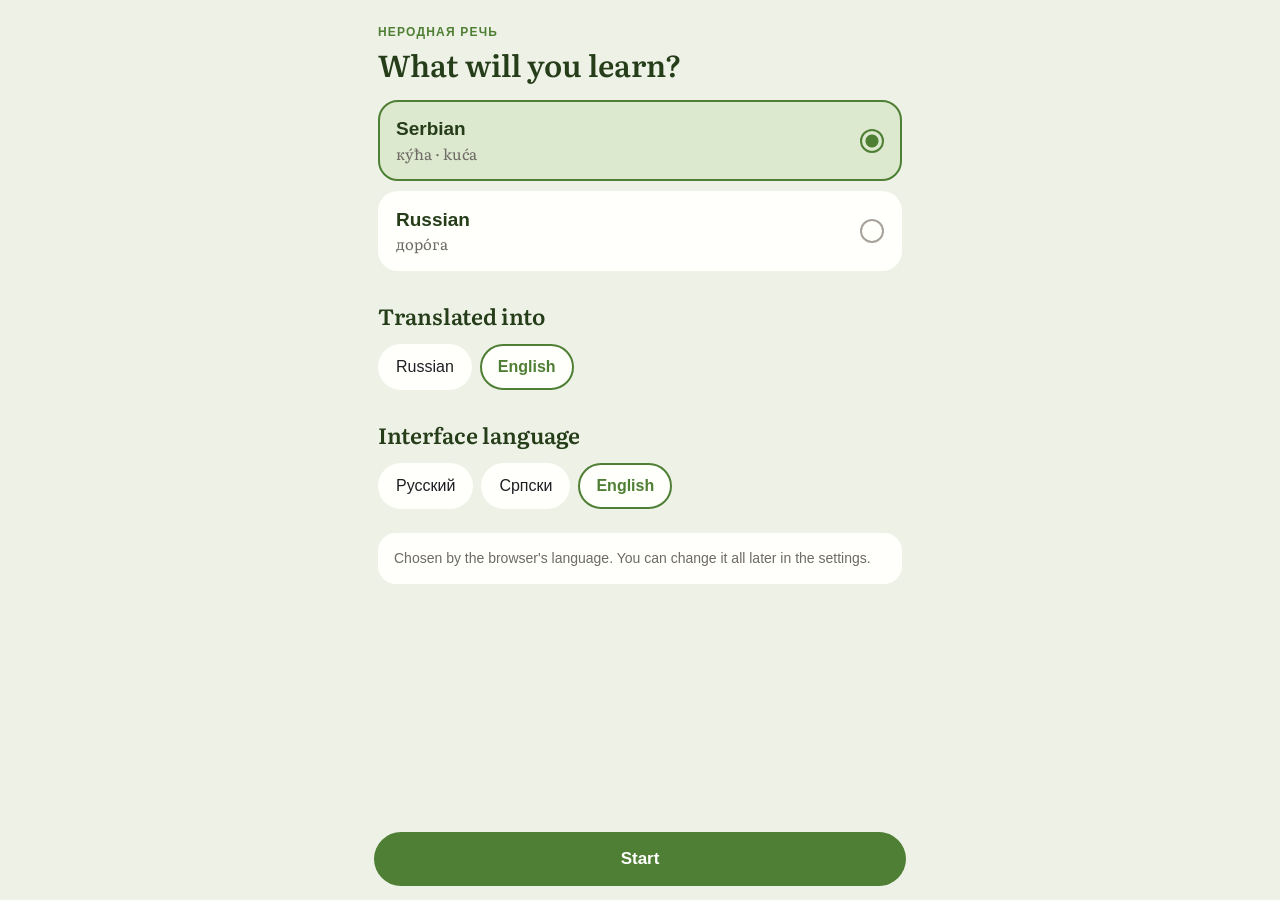
<file: web/index.html>
<!doctype html>
<html lang="ru">
<head>
    <meta charset="utf-8">
    <meta name="viewport" content="width=device-width, initial-scale=1, viewport-fit=cover">
    <title>НЕРодная речь</title>
    <meta name="description" content="Сербские и русские слова с переводом на русский, сербский или английский">
    <meta name="theme-color" content="#EEF2E6">
    <meta name="mobile-web-app-capable" content="yes">
    <meta name="apple-mobile-web-app-capable" content="yes">
    <meta name="apple-mobile-web-app-title" content="НЕРечь">
    <meta name="apple-mobile-web-app-status-bar-style" content="default">
    <link rel="apple-touch-icon" href="icon-180.png">
    <link rel="icon" href="icon-192.png">
    <link rel="manifest" href="manifest.webmanifest">
    <link rel="stylesheet" href="style.css">
    <script type="module" src="js/app.js"></script>
</head>
<body>
    <div id="app"><div class="loading">Загружаю словарь…</div></div>
</body>
</html>
</file>
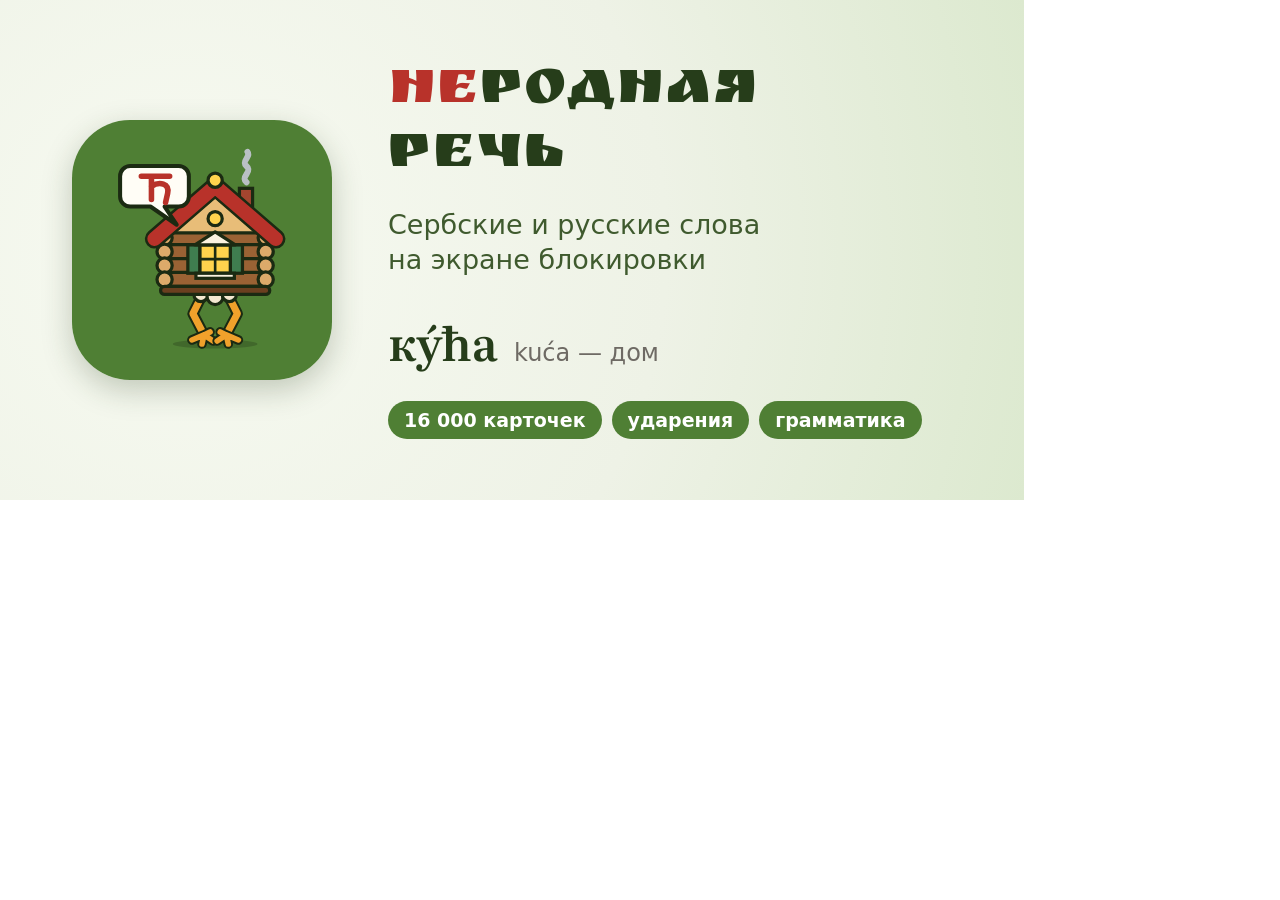
<file: art/feature-graphic.html>
<!doctype html>
<!-- The Google Play feature graphic, 1024x500, one per store language: ?lang=ru, sr or en.
     Rendered to feature-graphic-<lang>.png by feature-graphic.mjs; open this page in a
     browser to see it. -->
<html lang="ru">
<head>
<meta charset="utf-8">
<style>
    @font-face { font-family: "Ruslan Display"; src: url("../app/app/src/main/res/font/ruslan_display.ttf"); }
    @font-face { font-family: "Literata"; src: url("../app/app/src/main/res/font/literata.ttf"); }
    html, body { margin: 0; }
    .banner {
        width: 1024px; height: 500px; box-sizing: border-box; padding: 0 72px;
        display: flex; align-items: center; gap: 56px;
        background: radial-gradient(circle at 18% 50%, #F7FAF1 0, #EEF2E6 55%, #DCE9CF 100%);
        font-family: system-ui, "Noto Sans", sans-serif; color: #263D1A; overflow: hidden;
    }
    .icon { width: 260px; height: 260px; border-radius: 58px; box-shadow: 0 10px 30px rgba(38, 61, 26, .25); flex: none; }
    .title { font: 64px/1 "Ruslan Display", serif; letter-spacing: 1px; }
    .title span { color: #B8322A; }
    .sub { margin-top: 18px; font-size: 27px; line-height: 1.3; color: #3F5A2E; }
    .word { margin-top: 30px; display: flex; align-items: baseline; gap: 16px; }
    .word b { font: 600 46px "Literata", serif; color: #263D1A; }
    .word i { font-style: normal; font-size: 24px; color: #6E6A64; }
    .chips { margin-top: 26px; display: flex; gap: 10px; }
    .chips span { padding: 8px 16px; border-radius: 999px; background: #4F7F34; color: #fff; font-size: 19px; font-weight: 600; white-space: nowrap; }
</style>
</head>
<body>
<div class="banner">
    <img class="icon" src="../web/icon.svg" alt="">
    <div>
        <div class="title"><span>НЕ</span>РОДНАЯ РЕЧЬ</div>
        <div class="sub"></div>
        <div class="word"><b></b><i></i></div>
        <div class="chips"></div>
    </div>
</div>
<script>
    const texts = {
        ru: { sub: "Сербские и русские слова<br>на экране блокировки", word: "ку́ћа", tr: "kuća — дом",
              chips: ["16 000 карточек", "ударения", "грамматика"] },
        sr: { sub: "Руске и српске речи<br>на закључаном екрану", word: "взгля́д", tr: "— поглед",
              chips: ["4.200 руских речи", "акценти", "лажни пријатељи"] },
        en: { sub: "Serbian and Russian words<br>on your lock screen", word: "ку́ћа", tr: "kuća — house",
              chips: ["16,000 Serbian cards", "4,200 Russian words", "stress marks"] },
    };
    const lang = new URLSearchParams(location.search).get("lang") || "ru";
    const t = texts[lang];
    document.documentElement.lang = lang;
    document.querySelector(".sub").innerHTML = t.sub;
    document.querySelector(".word b").textContent = t.word;
    document.querySelector(".word i").textContent = t.tr;
    document.querySelector(".chips").innerHTML = t.chips.map(c => `<span>${c}</span>`).join("");
    // Longer chips shrink to keep to one line inside the banner.
    const chips = document.querySelector(".chips");
    for (let size = 19; size > 14 && chips.getBoundingClientRect().right > 1024 - 56; size--)
        chips.querySelectorAll("span").forEach(c => (c.style.fontSize = `${size - 1}px`));
</script>
</body>
</html>
</file>
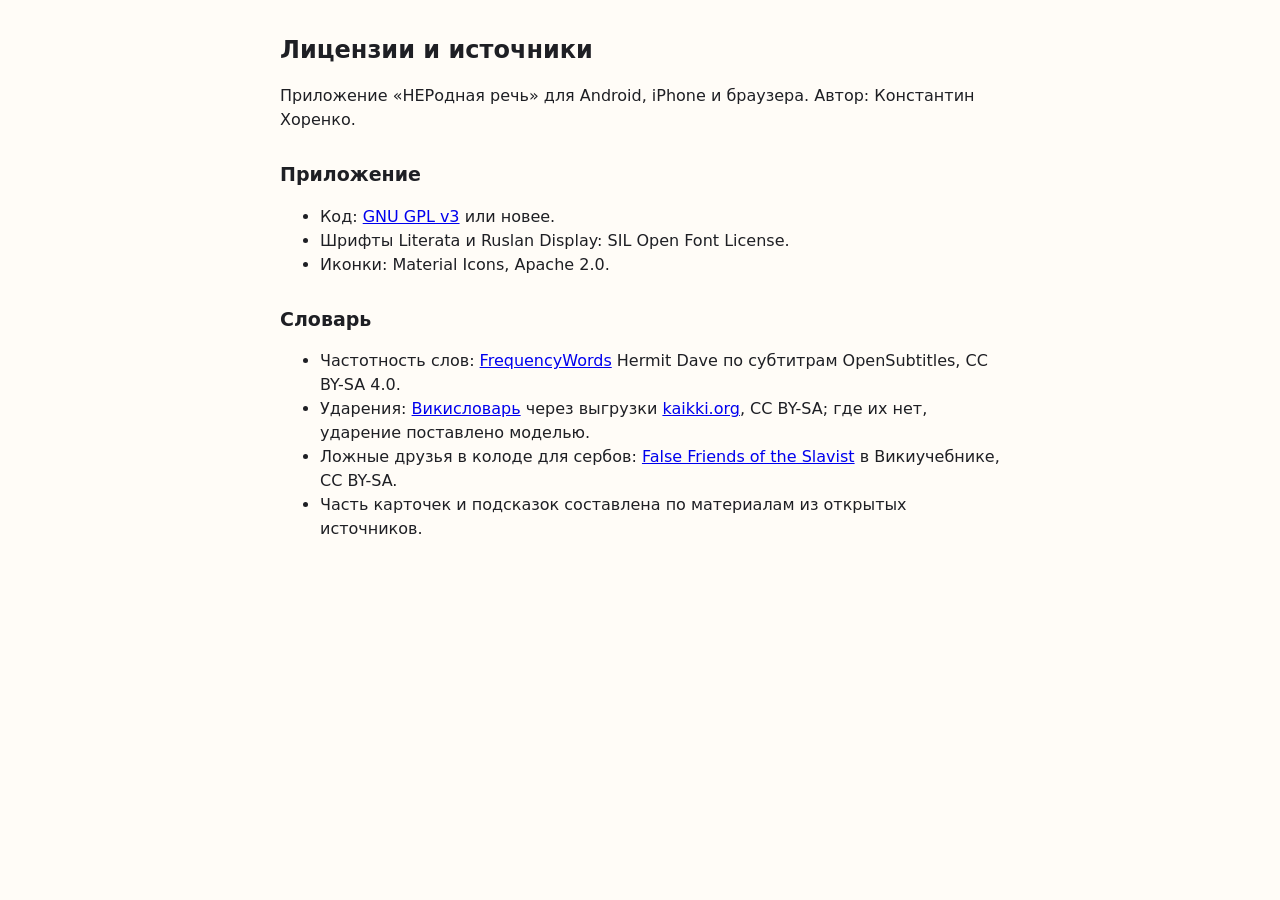
<file: web/licenses.html>
<!doctype html>
<html lang="ru">
<head>
    <meta charset="utf-8">
    <meta name="viewport" content="width=device-width, initial-scale=1">
    <title>НЕРодная речь — лицензии и источники</title>
    <style>
        body { font: 16px/1.5 system-ui, sans-serif; max-width: 720px; margin: 0 auto; padding: 16px; color: #1E1F24; background: #FFFCF7; }
        h1 { font-size: 24px; }
        h2 { font-size: 19px; margin-top: 28px; }
        td, th { border: 1px solid #ddd; padding: 4px 8px; text-align: left; vertical-align: top; }
        table { border-collapse: collapse; }
        @media (prefers-color-scheme: dark) { body { color: #F1EFEC; background: #14161B; } td, th { border-color: #444; } a { color: #E59A55; } }
    </style>
</head>
<body>
<h1>Лицензии и источники</h1>
<p>Приложение «НЕРодная речь» для Android, iPhone и браузера. Автор: Константин Хоренко.</p>

<h2>Приложение</h2>
<ul>
    <li>Код: <a href="https://www.gnu.org/licenses/gpl-3.0.html">GNU GPL v3</a> или новее.</li>
    <li>Шрифты Literata и Ruslan Display: SIL Open Font License.</li>
    <li>Иконки: Material Icons, Apache 2.0.</li>
</ul>

<h2>Словарь</h2>
<ul>
    <li>Частотность слов: <a href="https://github.com/hermitdave/FrequencyWords">FrequencyWords</a>
        Hermit Dave по субтитрам OpenSubtitles, CC BY-SA 4.0.</li>
    <li>Ударения: <a href="https://en.wiktionary.org/">Викисловарь</a> через выгрузки
        <a href="https://kaikki.org/">kaikki.org</a>, CC BY-SA; где их нет, ударение поставлено моделью.</li>
    <li>Ложные друзья в колоде для сербов:
        <a href="https://en.wikibooks.org/wiki/False_Friends_of_the_Slavist">False Friends of the Slavist</a>
        в Викиучебнике, CC BY-SA.</li>
    <li>Часть карточек и подсказок составлена по материалам из открытых источников.</li>
</ul>
</body>
</html>
</file>
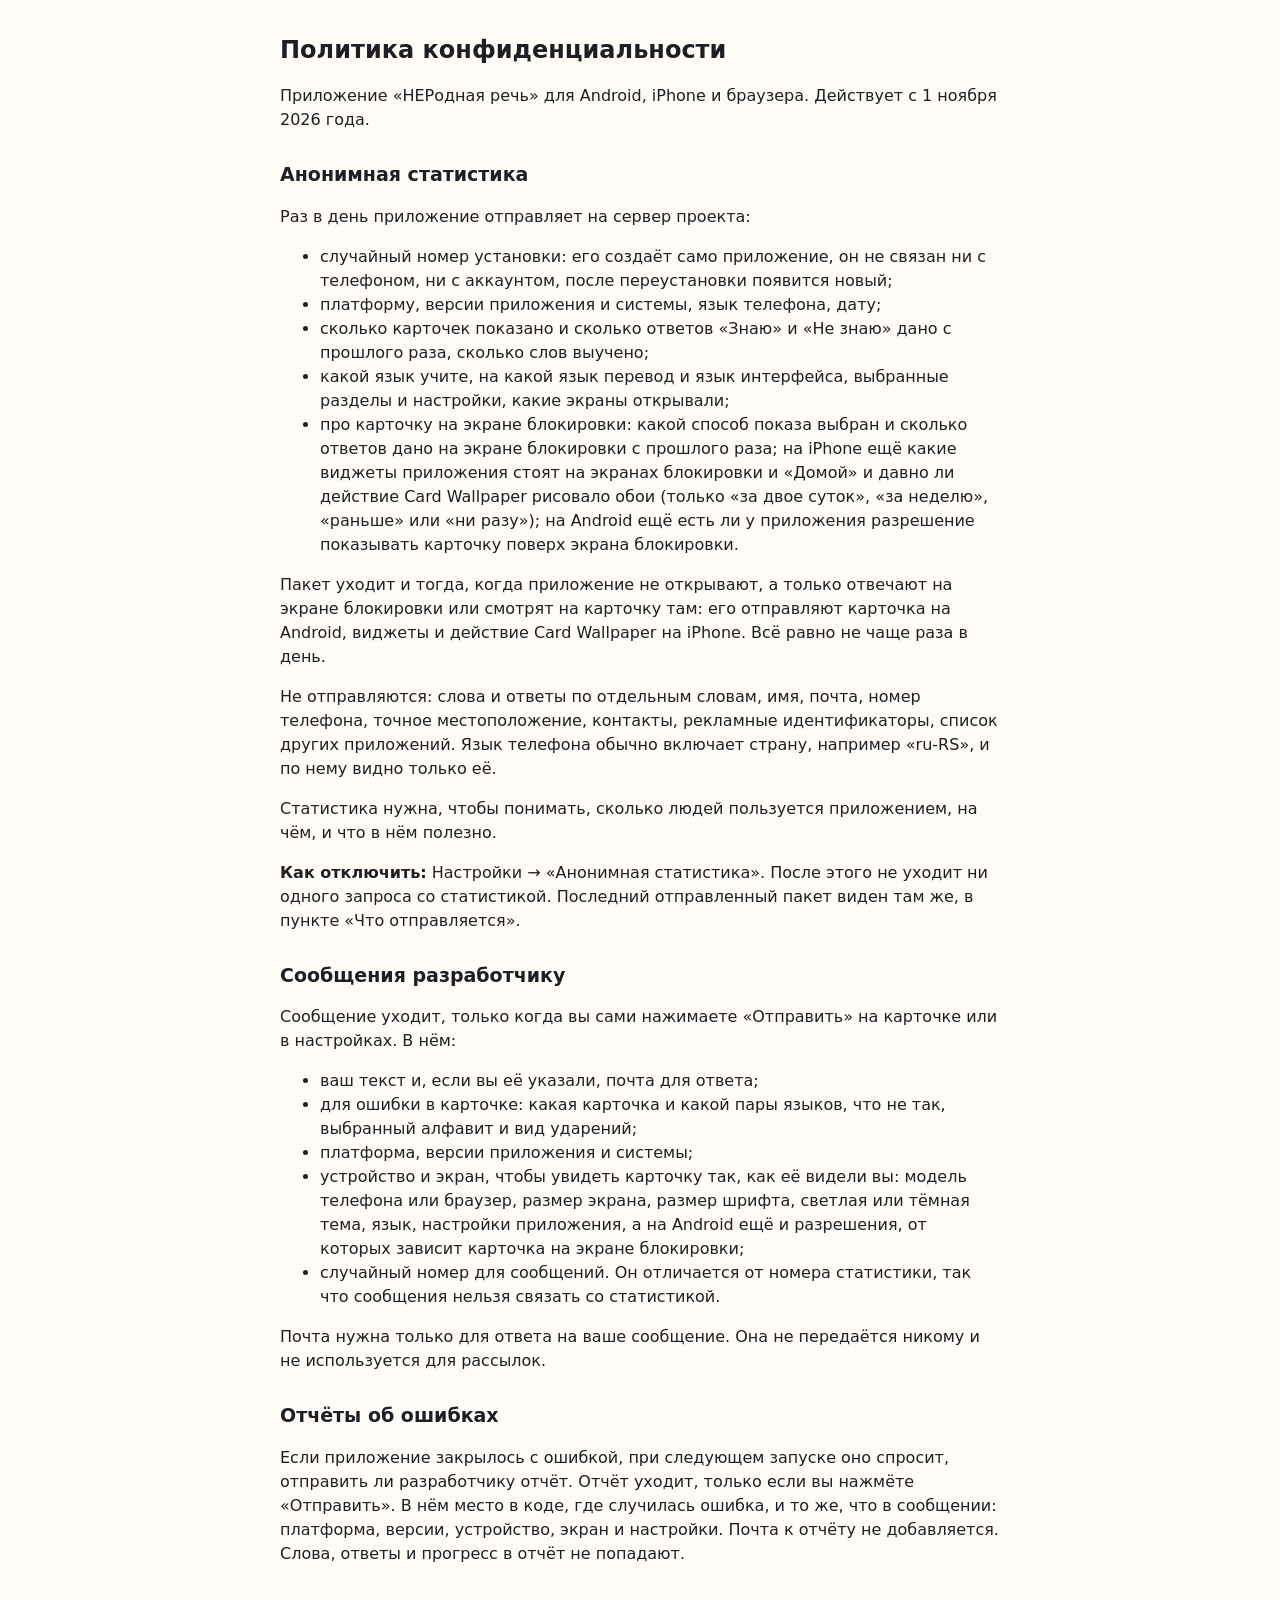
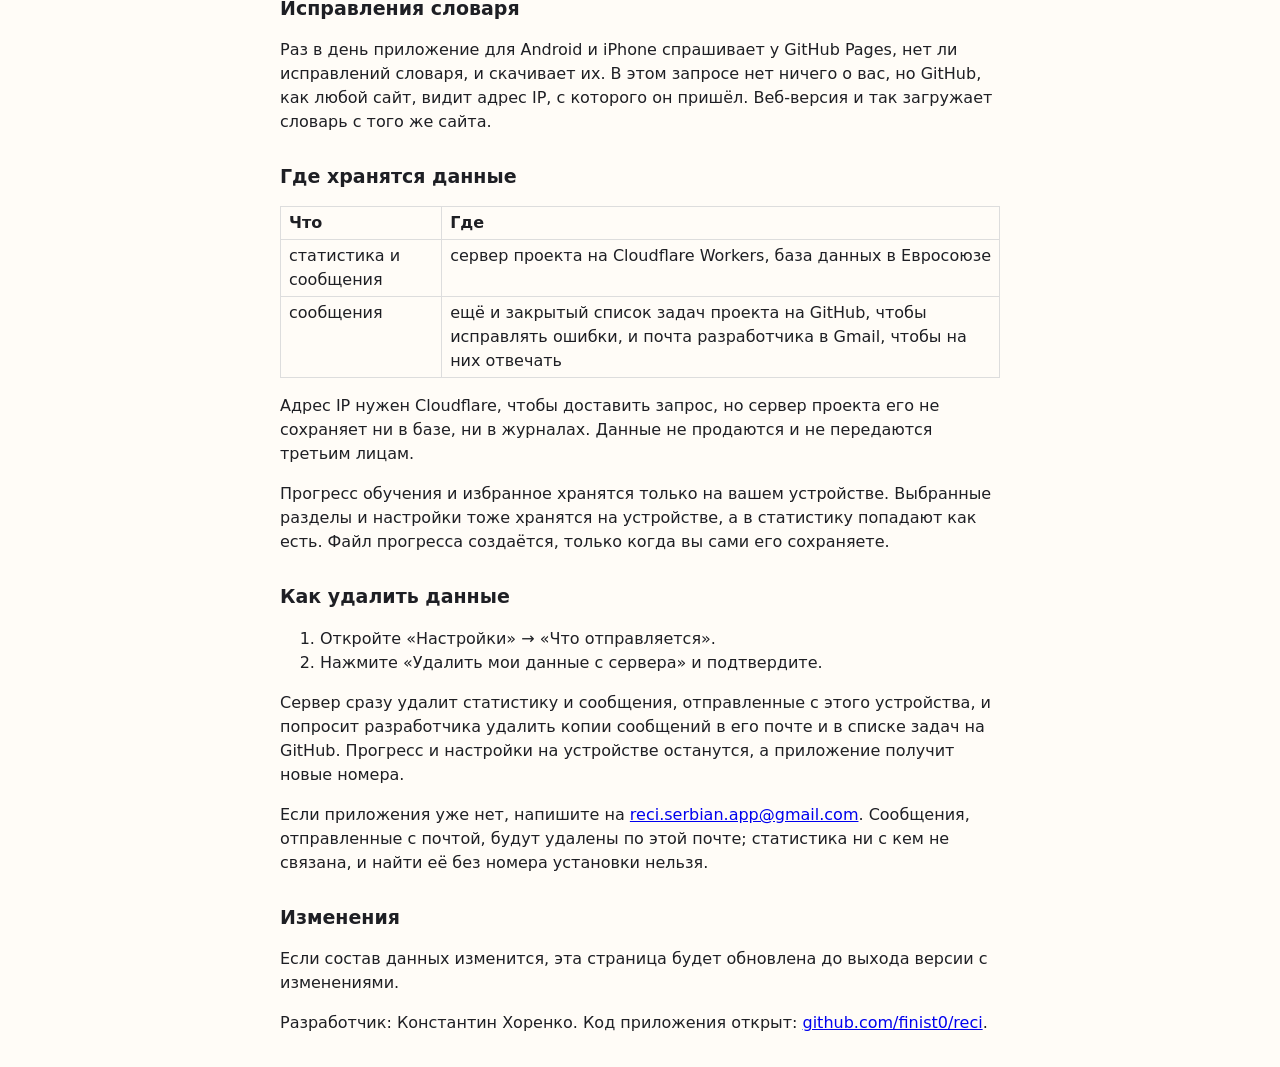
<file: web/privacy.html>
<!doctype html>
<html lang="ru">
<head>
    <meta charset="utf-8">
    <meta name="viewport" content="width=device-width, initial-scale=1">
    <title>НЕРодная речь — политика конфиденциальности</title>
    <style>
        body { font: 16px/1.5 system-ui, sans-serif; max-width: 720px; margin: 0 auto; padding: 16px; color: #1E1F24; background: #FFFCF7; }
        h1 { font-size: 24px; }
        h2 { font-size: 19px; margin-top: 28px; }
        td, th { border: 1px solid #ddd; padding: 4px 8px; text-align: left; vertical-align: top; }
        table { border-collapse: collapse; }
        @media (prefers-color-scheme: dark) { body { color: #F1EFEC; background: #14161B; } td, th { border-color: #444; } a { color: #E59A55; } }
    </style>
</head>
<body>
<h1>Политика конфиденциальности</h1>
<p>Приложение «НЕРодная речь» для Android, iPhone и браузера. Действует с 1 ноября 2026 года.</p>

<h2>Анонимная статистика</h2>
<p>Раз в день приложение отправляет на сервер проекта:</p>
<ul>
    <li>случайный номер установки: его создаёт само приложение, он не связан ни с телефоном, ни с аккаунтом,
        после переустановки появится новый;</li>
    <li>платформу, версии приложения и системы, язык телефона, дату;</li>
    <li>сколько карточек показано и сколько ответов «Знаю» и «Не знаю» дано с прошлого раза, сколько слов выучено;</li>
    <li>какой язык учите, на какой язык перевод и язык интерфейса, выбранные разделы и настройки, какие экраны открывали;</li>
    <li>про карточку на экране блокировки: какой способ показа выбран и сколько ответов дано на экране блокировки
        с прошлого раза; на iPhone ещё какие виджеты приложения стоят на экранах блокировки и «Домой» и давно ли
        действие Card Wallpaper рисовало обои (только «за двое суток», «за неделю», «раньше» или «ни разу»); на
        Android ещё есть ли у приложения разрешение показывать карточку поверх экрана блокировки.</li>
</ul>
<p>Пакет уходит и тогда, когда приложение не открывают, а только отвечают на экране блокировки или смотрят на
    карточку там: его отправляют карточка на Android, виджеты и действие Card Wallpaper на iPhone. Всё равно не
    чаще раза в день.</p>
<p>Не отправляются: слова и ответы по отдельным словам, имя, почта, номер телефона, точное
    местоположение, контакты, рекламные идентификаторы, список других приложений. Язык телефона
    обычно включает страну, например «ru-RS», и по нему видно только её.</p>
<p>Статистика нужна, чтобы понимать, сколько людей пользуется приложением, на чём, и что в нём полезно.</p>
<p><b>Как отключить:</b> Настройки → «Анонимная статистика». После этого не уходит ни одного запроса со
    статистикой. Последний отправленный пакет виден там же, в пункте «Что отправляется».</p>

<h2>Сообщения разработчику</h2>
<p>Сообщение уходит, только когда вы сами нажимаете «Отправить» на карточке или в настройках. В нём:</p>
<ul>
    <li>ваш текст и, если вы её указали, почта для ответа;</li>
    <li>для ошибки в карточке: какая карточка и какой пары языков, что не так, выбранный алфавит и вид ударений;</li>
    <li>платформа, версии приложения и системы;</li>
    <li>устройство и экран, чтобы увидеть карточку так, как её видели вы: модель телефона или браузер,
        размер экрана, размер шрифта, светлая или тёмная тема, язык, настройки приложения, а на Android
        ещё и разрешения, от которых зависит карточка на экране блокировки;</li>
    <li>случайный номер для сообщений. Он отличается от номера статистики, так что сообщения нельзя
        связать со статистикой.</li>
</ul>
<p>Почта нужна только для ответа на ваше сообщение. Она не передаётся никому и не используется для
    рассылок.</p>

<h2>Отчёты об ошибках</h2>
<p>Если приложение закрылось с ошибкой, при следующем запуске оно спросит, отправить ли разработчику
    отчёт. Отчёт уходит, только если вы нажмёте «Отправить». В нём место в коде, где случилась ошибка, и
    то же, что в сообщении: платформа, версии, устройство, экран и настройки. Почта к отчёту не
    добавляется. Слова, ответы и прогресс в отчёт не попадают.</p>

<h2>Исправления словаря</h2>
<p>Раз в день приложение для Android и iPhone спрашивает у GitHub Pages, нет ли исправлений словаря, и
    скачивает их. В этом запросе нет ничего о вас, но GitHub, как любой сайт, видит адрес IP, с которого
    он пришёл. Веб-версия и так загружает словарь с того же сайта.</p>

<h2>Где хранятся данные</h2>
<table>
    <tr><th>Что</th><th>Где</th></tr>
    <tr><td>статистика и сообщения</td><td>сервер проекта на Cloudflare Workers, база данных в Евросоюзе</td></tr>
    <tr><td>сообщения</td><td>ещё и закрытый список задач проекта на GitHub, чтобы исправлять ошибки, и почта
        разработчика в Gmail, чтобы на них отвечать</td></tr>
</table>
<p>Адрес IP нужен Cloudflare, чтобы доставить запрос, но сервер проекта его не сохраняет ни в базе, ни в
    журналах. Данные не продаются и не передаются третьим лицам.</p>
<p>Прогресс обучения и избранное хранятся только на вашем устройстве. Выбранные разделы и настройки
    тоже хранятся на устройстве, а в статистику попадают как есть. Файл прогресса создаётся, только когда
    вы сами его сохраняете.</p>

<h2>Как удалить данные</h2>
<ol>
    <li>Откройте «Настройки» → «Что отправляется».</li>
    <li>Нажмите «Удалить мои данные с сервера» и подтвердите.</li>
</ol>
<p>Сервер сразу удалит статистику и сообщения, отправленные с этого устройства, и попросит разработчика
    удалить копии сообщений в его почте и в списке задач на GitHub. Прогресс и настройки на устройстве
    останутся, а приложение получит новые номера.</p>
<p>Если приложения уже нет, напишите на <a href="mailto:reci.serbian.app@gmail.com">reci.serbian.app@gmail.com</a>.
    Сообщения, отправленные с почтой, будут удалены по этой почте; статистика ни с кем не связана, и найти её
    без номера установки нельзя.</p>

<h2>Изменения</h2>
<p>Если состав данных изменится, эта страница будет обновлена до выхода версии с изменениями.</p>
<p>Разработчик: Константин Хоренко. Код приложения открыт: <a href="https://github.com/finist0/reci">github.com/finist0/reci</a>.</p>
</body>
</html>
</file>
<file: web/style.css>
/* Sizes follow the Compose layout (dp = px); colors come from the palette in js/ui.js. */

@font-face {
    font-family: "Literata";
    src: url("../app/app/src/main/res/font/literata.ttf") format("truetype");
    font-weight: 200 900;
    font-display: swap;
}

@font-face {
    font-family: "Ruslan Display";
    src: url("../app/app/src/main/res/font/ruslan_display.ttf") format("truetype");
    font-display: swap;
}

:root {
    --bg: #EEF2E6; --card: #FFFFFB; --accent: #4F7F34; --word: #263D1A; --hl: #DCE9CF; --known: #4F7F34;
    --text: #1E1F24; --secondary: #6E6A64; --faint: #A8A29A; --divider: #EAE3D8; --panel: #F3EDE3; --title: #B8322A;
    --red: #D64545; --unsure: #E0A526; --word-size: 42px;
    --serif: "Literata", Georgia, serif;
    --sans: -apple-system, BlinkMacSystemFont, "Segoe UI", Roboto, "Helvetica Neue", Arial, sans-serif;
}

* { box-sizing: border-box; }

html, body {
    margin: 0;
    height: 100%;
    background: var(--bg);
    color: var(--text);
    font: 16px/1.35 var(--sans);
    -webkit-text-size-adjust: 100%;
    -webkit-tap-highlight-color: transparent;
    overscroll-behavior: none;
}

button {
    font: inherit;
    color: inherit;
    background: none;
    border: 0;
    padding: 0;
    margin: 0;
    text-align: inherit;
    cursor: pointer;
    touch-action: manipulation;
    -webkit-user-select: none;
    user-select: none;
    -webkit-touch-callout: none;
}

input { font: inherit; color: var(--text); }

.ic { width: 22px; height: 22px; fill: currentColor; flex: none; }
.ic.faint { color: var(--faint); width: 18px; height: 18px; }

#app {
    position: fixed;
    inset: 0;
    display: flex;
    justify-content: center;
}

.loading {
    margin: auto;
    padding: 32px;
    text-align: center;
    color: var(--secondary);
}

.screen {
    width: 100%;
    max-width: 560px;
    height: 100%;
    display: flex;
    flex-direction: column;
    padding: env(safe-area-inset-top) env(safe-area-inset-right) env(safe-area-inset-bottom) env(safe-area-inset-left);
}

.screen-col { display: flex; flex-direction: column; flex: 1; min-height: 0; position: relative; }
.scroll { flex: 1; min-height: 0; overflow-y: auto; -webkit-overflow-scrolling: touch; scrollbar-width: thin; }
.spacer { height: 28px; }

/* --- Card screen --- */

.topbar {
    display: flex;
    justify-content: space-between;
    align-items: flex-start;
    padding: 6px 12px 2px 20px;
}

.time { font-size: 32px; font-weight: 500; line-height: 34px; color: var(--text); font-variant-numeric: tabular-nums; }
.date { font-size: 13px; color: var(--secondary); white-space: nowrap; }

.bar { display: flex; align-items: center; gap: 8px; padding-top: 4px; min-width: 0; }

.deck {
    height: 44px;
    max-width: 150px;
    display: flex;
    align-items: center;
    padding: 0 8px 0 14px;
    border-radius: 22px;
    background: var(--card);
    color: var(--accent);
    white-space: nowrap;
    min-width: 0;
}

.deck-title { font-size: 14px; font-weight: 600; overflow: hidden; text-overflow: ellipsis; }
.deck-more { font-size: 14px; font-weight: 600; padding-left: 4px; flex: none; }
.deck-count { font-size: 13px; color: var(--secondary); padding-left: 6px; flex: none; }
.deck.no-count .deck-count, .deck.no-more .deck-more, .deck.no-arrow .ic { display: none; }
.deck .ic { width: 18px; height: 18px; }

.icons { display: flex; height: 44px; align-items: center; padding: 0 2px; border-radius: 22px; background: var(--card); }
.icons button { width: 42px; height: 42px; border-radius: 50%; display: grid; place-items: center; color: var(--secondary); }
.icons .ic { width: 21px; height: 21px; }

.card-wrap {
    flex: 1;
    min-height: 0;
    position: relative;
    margin: 8px 14px;
    border-radius: 28px;
    background: var(--card);
    box-shadow: 0 1px 4px rgba(0, 0, 0, .12);
    overflow: hidden;
}

.card-wrap.detail { margin-top: 0; }

.card-scroll {
    height: 100%;
    overflow-y: auto;
    -webkit-overflow-scrolling: touch;
    padding: 22px 24px 20px;
    scrollbar-width: thin;
    position: relative;
    display: flex;
    flex-direction: column;
}

.card-scroll > * { flex: none; }
.detail .card-scroll { padding: 24px; }

/* At the bottom of a short card, after the text of a long one; 8px from the card edge. */
.card-icons { display: flex; margin: auto -16px -12px auto; padding-top: 4px; }
.detail .card-icons { margin-bottom: -16px; }

.card-wrap.more::after {
    content: "";
    position: absolute;
    left: 0;
    right: 0;
    bottom: 0;
    height: 16px;
    background: linear-gradient(transparent, var(--card));
    pointer-events: none;
}

.star {
    position: absolute;
    top: 10px;
    right: 10px;
    width: 44px;
    height: 44px;
    border-radius: 50%;
    display: grid;
    place-items: center;
    color: var(--faint);
}

.star .ic { width: 24px; height: 24px; }
.star.on { color: var(--unsure); }

.stage { font-size: 12px; font-weight: 600; color: var(--accent); margin-bottom: 6px; padding-right: 40px; }

.empty { height: 100%; display: flex; flex-direction: column; align-items: center; justify-content: center; padding: 32px; text-align: center; }
.empty-title { font: 24px var(--serif); color: var(--word); }
.empty-text { font-size: 15px; color: var(--secondary); margin: 8px 0 20px; }

.primary {
    background: var(--accent);
    color: #fff;
    border-radius: 16px;
    padding: 12px 24px;
    font-weight: 600;
}

.primary.wide {
    margin: 14px;
    height: 54px;
    border-radius: 27px;
    text-align: center;
    font-size: 17px;
    flex: none;
}

.primary.off { background: var(--faint); }

.marks {
    display: flex;
    gap: 4px;
    margin: 4px 14px;
    padding: 4px;
    border-radius: 18px;
    background: var(--card);
    flex: none;
}

.detail ~ .marks, .screen-col > .marks { margin: 12px 14px; }

.mark {
    flex: 1;
    display: flex;
    justify-content: center;
    align-items: center;
    gap: 7px;
    padding: 11px 0;
    border-radius: 14px;
    font-size: 14px;
    font-weight: 600;
    white-space: nowrap;
    overflow: hidden;
}

.marks.tight .mark-text { display: none; }
.marks.tight .mark::after { content: attr(data-brief); }
.marks.nodot .dot { display: none; }
.mark .dot { background: var(--c); }
.mark.on { background: var(--c); color: #fff; }
.mark.on .dot { background: #fff; }

.tip {
    display: flex;
    align-items: center;
    margin: 4px 14px;
    padding: 8px 0 8px 14px;
    border-radius: 14px;
    background: var(--hl);
    font-size: 13px;
    line-height: 18px;
    flex: none;
}

.tip span { flex: 1; }
.tip button { width: 40px; height: 40px; border-radius: 50%; color: var(--secondary); text-align: center; font-size: 15px; flex: none; }

.toast {
    position: absolute;
    left: 50%;
    bottom: 14px;
    transform: translateX(-50%);
    display: flex;
    align-items: center;
    gap: 8px;
    max-width: calc(100% - 24px);
    padding: 9px 16px;
    border-radius: 999px;
    background: var(--known);
    color: #fff;
    font-size: 14px;
    font-weight: 600;
    white-space: nowrap;
    box-shadow: 0 2px 8px rgba(0, 0, 0, .2);
}

.toast .ic { width: 18px; height: 18px; }
.toast span { overflow: hidden; text-overflow: ellipsis; }

.dot { display: inline-block; width: 8px; height: 8px; border-radius: 50%; flex: none; }

.bottom { display: flex; gap: 10px; align-items: center; padding: 6px 14px 12px; flex: none; }

.circle {
    width: 54px;
    height: 54px;
    border-radius: 50%;
    background: var(--card);
    display: grid;
    place-items: center;
    flex: none;
}

.circle .ic { width: 28px; height: 28px; }

.next {
    flex: 1;
    height: 54px;
    border-radius: 27px;
    background: var(--accent);
    color: #fff;
    font-size: 17px;
    font-weight: 600;
    display: flex;
    justify-content: center;
    align-items: center;
    gap: 8px;
}

.next .ic { width: 20px; height: 20px; }

/* --- Word body --- */

.secondary { font-size: 15px; color: var(--secondary); padding-right: 40px; }

.headword {
    font-family: var(--serif);
    font-weight: 600;
    line-height: 1.2;
    color: var(--word);
    padding-right: 40px;
    overflow-wrap: anywhere;
}

.gramrow { display: flex; align-items: center; gap: 12px; margin-top: 10px; }

.speak {
    width: 38px;
    height: 38px;
    border-radius: 50%;
    background: var(--hl);
    color: var(--accent);
    display: grid;
    place-items: center;
    flex: none;
}

.speak .ic { width: 20px; height: 20px; }

.gram { font-size: 14px; color: var(--secondary); display: flex; flex-wrap: wrap; align-items: center; gap: 8px; }
.gram b { font-weight: 600; }
.gram .noun-gram { color: var(--word); }
.gender { font-size: 13px; color: var(--red); background: color-mix(in srgb, var(--red) 12%, transparent); border-radius: 8px; padding: 2px 8px; white-space: pre-wrap; }
.gender.strong { color: #fff; background: var(--red); }
.forms { font-size: 14px; color: var(--secondary); margin-top: 2px; }

.links { display: flex; flex-wrap: wrap; gap: 6px; margin-top: 12px; }

.link {
    font-size: 12px;
    color: var(--accent);
    border-radius: 999px;
    padding: 4px 10px;
    border: 1px solid color-mix(in srgb, var(--accent) 35%, transparent);
}

.link.cmp { background: var(--hl); border-color: transparent; }

.meanings-box { position: relative; margin-top: 18px; }
.meanings { display: flex; flex-direction: column; gap: 8px; }
.meaning { display: flex; gap: 12px; align-items: flex-start; font-size: 19px; line-height: 25px; }

.num {
    flex: none;
    width: 22px;
    height: 22px;
    margin-top: 2px;
    border-radius: 50%;
    background: var(--hl);
    color: var(--accent);
    font-size: 12px;
    font-weight: 700;
    display: grid;
    place-items: center;
    line-height: 1;
}

.cover {
    position: absolute;
    inset: 0;
    border-radius: 14px;
    background: var(--hl);
    color: var(--accent);
    font-size: 15px;
    font-weight: 600;
    text-align: center;
}

.divider { height: 1px; background: var(--divider); margin: 20px 0; }
.label { font-size: 11px; font-weight: 700; letter-spacing: 1.2px; text-transform: uppercase; color: var(--accent); margin-bottom: 8px; }
.gap { height: 14px; }

.examples { display: flex; flex-direction: column; gap: 14px; }
.example { display: flex; flex-direction: column; border-left: 3px solid var(--hl); padding-left: 12px; border-radius: 2px; }
.example.plain { border: 0; padding: 0; }
.sr-text { font: 17px/24px var(--serif); color: var(--text); }
.ru { font-size: 14px; line-height: 19px; color: var(--secondary); }
.hl { color: var(--accent); font-weight: 600; }

.chips { display: flex; flex-wrap: wrap; gap: 8px; }
.wchip { font-size: 15px; font-weight: 600; border-radius: 999px; padding: 6px 14px; }
.wchip.syn { color: var(--word); background: var(--panel); }
.wchip.ant { color: var(--accent); background: var(--hl); }
.more { color: var(--accent); }

.related { display: flex; flex-direction: column; gap: 6px; }
.rel { font-size: 15px; color: var(--text); }
.rel b { color: var(--word); font-weight: 600; }
.dash { color: var(--faint); padding: 0 8px; }

.useful { margin-top: 20px; padding: 14px; border-radius: 14px; background: var(--panel); display: flex; flex-direction: column; gap: 8px; }
.useful-title { font-size: 12px; font-weight: 700; color: var(--secondary); }
.bullet { display: flex; font-size: 15px; line-height: 21px; white-space: pre-line; }
.bullet > span:first-child { color: var(--accent); width: 14px; flex: none; }

.hidden-word { font: 600 26px var(--serif); color: var(--faint); margin-bottom: 8px; }
.hidden-word + .gram { margin-bottom: 18px; }
.hints { display: flex; flex-direction: column; gap: 10px; font-size: 16px; line-height: 22px; }

.reveal {
    margin-top: 24px;
    border-radius: 999px;
    background: var(--hl);
    color: var(--accent);
    font-weight: 600;
    padding: 10px 20px;
}

.article-title { font: 600 26px/32px var(--serif); color: var(--word); padding-right: 40px; margin-bottom: 16px; }
.items { display: flex; flex-direction: column; gap: 10px; }
.item { display: flex; flex-direction: column; padding: 10px 14px; border-radius: 14px; background: var(--panel); }
.item b { font: 600 19px var(--serif); color: var(--word); }
.item span { font-size: 14px; line-height: 19px; }
.article-text { font-size: 16px; line-height: 23px; margin: 14px 0 0; white-space: pre-line; }

/* --- Lists and screens --- */

.head { display: flex; align-items: center; gap: 12px; padding: 8px 16px 8px 12px; flex: none; }
.head h1 { margin: 0; font: 600 24px var(--serif); color: var(--word); white-space: nowrap; overflow: hidden; text-overflow: ellipsis; }

.round {
    width: 44px;
    height: 44px;
    border-radius: 50%;
    background: var(--card);
    display: grid;
    place-items: center;
    flex: none;
}

.round.small { width: 40px; height: 40px; background: var(--panel); }

.group { font-size: 11px; font-weight: 700; letter-spacing: 1.2px; text-transform: uppercase; color: var(--accent); padding: 22px 26px 8px; }
.panel { margin: 0 14px; border-radius: 20px; background: var(--card); overflow: hidden; }
.line { height: 1px; background: var(--divider); margin-left: 18px; }
.hint { font-size: 12px; color: var(--secondary); padding: 0 26px 8px; }
.note { font-size: 13px; line-height: 18px; color: var(--secondary); padding: 0 18px 12px; }
.panel > .note:first-child { padding-top: 12px; }

.flow { display: flex; flex-wrap: wrap; gap: 8px; padding: 0 14px; }
.flow.tabs { padding: 12px 14px 8px; flex: none; flex-wrap: nowrap; overflow-x: auto; scrollbar-width: none; }
.flow.tabs .chip { flex: none; white-space: nowrap; }

.chip {
    display: flex;
    align-items: center;
    gap: 7px;
    padding: 8px 14px;
    border-radius: 999px;
    background: var(--card);
    border: 1px solid var(--divider);
    font-size: 14px;
    font-weight: 500;
}

.chip.on { background: var(--accent); border-color: var(--accent); color: #fff; }

.level { display: flex; align-items: center; gap: 14px; padding: 12px 16px; cursor: pointer; }

.level-badge {
    width: 44px;
    height: 44px;
    border-radius: 12px;
    background: var(--hl);
    color: var(--accent);
    font: 700 17px var(--serif);
    display: grid;
    place-items: center;
    flex: none;
}

.level-badge.on { background: var(--accent); color: #fff; }
.level-main { flex: 1; display: flex; flex-direction: column; min-width: 0; }
.level-name { font-size: 16px; font-weight: 500; }
.level-count { font-size: 12px; color: var(--secondary); margin-top: 4px; }

.bar-track { display: block; height: 4px; border-radius: 999px; background: var(--panel); margin-top: 6px; overflow: hidden; }
.bar-track.big { height: 6px; margin-top: 10px; }
.bar-fill { display: block; height: 100%; background: var(--known); }

.check {
    width: 24px;
    height: 24px;
    border-radius: 50%;
    border: 2px solid var(--divider);
    display: grid;
    place-items: center;
    flex: none;
}

.check.on { background: var(--accent); border-color: var(--accent); color: #fff; }
.check .ic { width: 16px; height: 16px; }

.searchbar { display: flex; align-items: center; gap: 10px; padding: 8px 14px 0 12px; flex: none; }

.field {
    flex: 1;
    display: flex;
    align-items: center;
    gap: 10px;
    height: 48px;
    padding: 0 16px;
    border-radius: 24px;
    background: var(--card);
    color: var(--faint);
}

.field.inset { margin: 10px 14px 0; height: 44px; flex: none; }
.field .ic { width: 20px; height: 20px; }
.field input { flex: 1; min-width: 0; border: 0; outline: 0; background: none; font-size: 16px; -webkit-appearance: none; }
.field input::placeholder { color: var(--faint); }
.field input::-webkit-search-cancel-button { display: none; }

.list { padding-top: 8px; }

.row {
    display: flex;
    flex-direction: column;
    width: calc(100% - 52px);
    margin: 0 26px;
    padding: 11px 0;
    border-bottom: 1px solid var(--divider);
}

.row-top { display: flex; align-items: center; gap: 10px; }
.row-word { flex: 1; font: 600 18px var(--serif); color: var(--word); }
.match { color: var(--accent); }
.row-level { font-size: 11px; color: var(--faint); }
.row-sub { font-size: 14px; color: var(--secondary); white-space: nowrap; overflow: hidden; text-overflow: ellipsis; }

.tiles { padding: 4px 14px 20px; display: flex; flex-direction: column; gap: 6px; }
.tiles .group { padding-left: 12px; padding-right: 12px; }

.tile {
    display: flex;
    align-items: center;
    gap: 10px;
    justify-content: space-between;
    padding: 14px 18px;
    border-radius: 16px;
    background: var(--card);
    font-size: 16px;
}

/* --- Grammar topic --- */

.topic { background: var(--card); margin: calc(-1 * env(safe-area-inset-top)) 0 0; padding-top: env(safe-area-inset-top); }
.topic .scroll { padding: 8px 18px 20px; display: flex; flex-direction: column; gap: 12px; }
/* A scrolling child of a flex column would otherwise shrink to nothing. */
.topic .scroll > * { flex: none; }
.g-p { margin: 0; font-size: 16px; line-height: 23px; }
.g-tip { margin: 0; font-size: 15px; line-height: 22px; padding: 12px; border-radius: 8px; background: color-mix(in srgb, var(--hl) 60%, transparent); }
.g-list { display: flex; flex-direction: column; gap: 6px; font-size: 16px; }
.g-list .bullet { font-size: 16px; line-height: 22px; }
.g-list .bullet > span:first-child { width: 16px; }
.g-ex { display: flex; flex-direction: column; padding: 8px 12px; border-radius: 8px; background: var(--panel); }
.g-ex .sr-text { font: 16px var(--sans); }
.sr { color: var(--word); font-weight: 600; }
.ending { color: var(--accent); font-weight: 700; }

/* Auto table layout: a column is never narrower than its longest word, so words never break. */
.g-table { overflow-x: auto; border: 1px solid var(--divider); border-radius: 8px; }
.g-table table { border-collapse: collapse; font-size: 14px; min-width: 100%; }
.g-table th { background: var(--panel); color: var(--secondary); text-align: left; font-weight: 700; }
.g-table th, .g-table td { padding: 6px 8px; border-right: 1px solid var(--divider); vertical-align: top; }
.g-table tr + tr td, .g-table tbody tr td { border-top: 1px solid var(--divider); }
.g-table th:last-child, .g-table td:last-child { border-right: 0; }

.next-topic { color: var(--accent); font-weight: 600; font-size: 15px; padding: 16px 0; }

/* --- Settings --- */

.progress-card { margin: 6px 14px; padding: 20px; border-radius: 24px; background: var(--card); }
.pc-top { display: flex; align-items: flex-end; gap: 8px; }
.pc-known { font: 600 40px/1 var(--serif); color: var(--word); }
.pc-of { font-size: 15px; color: var(--secondary); padding-bottom: 4px; }
.pc-counts { display: flex; gap: 16px; margin-top: 14px; font-size: 14px; }
.pc-counts .dot { margin-right: 6px; }

.setting { display: flex; align-items: center; gap: 12px; width: 100%; padding: 12px 18px; }
.setting-main { flex: 1; display: flex; flex-direction: column; }
.setting-title { font-size: 16px; color: var(--text); }
.setting-sub { font-size: 13px; line-height: 17px; color: var(--secondary); }
.setting.danger { color: var(--red); padding: 15px 18px; }
.setting-value { font-size: 16px; color: var(--secondary); }
.setting.menu { position: relative; gap: 4px; padding-right: 12px; cursor: pointer; }
.setting.menu .setting-main { margin-right: 8px; }
/* The native menu lies over the row, unseen: a tap anywhere on the row opens it. */
.setting.menu select { position: absolute; inset: 0; width: 100%; opacity: 0; font-size: 16px; cursor: pointer; }

.switch {
    width: 52px;
    height: 32px;
    border-radius: 16px;
    background: var(--panel);
    position: relative;
    flex: none;
    transition: background .15s;
}

.switch::after {
    content: "";
    position: absolute;
    top: 8px;
    left: 8px;
    width: 16px;
    height: 16px;
    border-radius: 50%;
    background: var(--faint);
    transition: all .15s;
}

.switch.on { background: var(--accent); }
.switch.on::after { left: 24px; top: 4px; width: 24px; height: 24px; background: #fff; }

.choice { padding: 12px 18px; }
.segments { display: flex; margin-top: 8px; padding: 3px; border-radius: 14px; background: var(--panel); }

.segments button {
    flex: 1;
    padding: 9px 0;
    border-radius: 11px;
    text-align: center;
    font-size: 15px;
    color: var(--secondary);
    white-space: nowrap;
}

.segments button.on { background: var(--card); color: var(--accent); font-weight: 600; }

.themes { display: flex; gap: 12px; overflow-x: auto; margin: 10px -18px 0; padding: 0 14px; }
.theme { display: flex; flex-direction: column; align-items: center; gap: 4px; padding: 4px; font-size: 12px; color: var(--secondary); flex: none; }
.theme.on { color: var(--accent); }

.swatch {
    width: 52px;
    height: 52px;
    border-radius: 50%;
    border: 1px solid var(--divider);
    display: grid;
    place-items: center;
}

.theme.on .swatch { border: 3px solid var(--accent); }
.swatch span { width: 26px; height: 26px; border-radius: 50%; }

.size-row { display: flex; align-items: baseline; justify-content: space-between; }
.size-sample { font-family: var(--serif); color: var(--word); }
input[type="range"] { width: 100%; accent-color: var(--accent); margin-top: 8px; }

.about { padding: 18px; font-size: 14px; color: var(--secondary); display: flex; flex-direction: column; gap: 2px; }
.app-title { font: 26px "Ruslan Display", var(--serif); color: var(--word); margin-bottom: 6px; }
.app-title span { color: var(--title); }

.modal {
    position: absolute;
    inset: 0;
    background: rgba(0, 0, 0, .35);
    display: grid;
    place-items: center;
    padding: 24px;
    z-index: 10;
}

.dialog { background: var(--card); border-radius: 24px; padding: 22px; max-width: 340px; width: 100%; }
.dialog-title { font-size: 20px; margin-bottom: 12px; }
.dialog-text { font-size: 15px; color: var(--secondary); }
.dialog-buttons { display: flex; justify-content: flex-end; gap: 20px; margin-top: 20px; color: var(--accent); font-weight: 600; }

/* Report a card, write to the developer, the statistics notice. */
.flag {
    width: 44px;
    height: 44px;
    border-radius: 50%;
    display: grid;
    place-items: center;
    color: var(--faint);
}

.flag .ic { width: 22px; height: 22px; }
.schools-empty { flex: 1; display: grid; place-items: center; padding: 32px; text-align: center; font-size: 17px; line-height: 24px; color: var(--secondary); }

.dialog.form { display: flex; flex-direction: column; gap: 12px; max-height: 100%; overflow-y: auto; }
.dialog.form .dialog-title, .dialog.form .dialog-buttons { margin: 0; }

/* The news of an update. */
.news-version { font-weight: 600; }
.news-items { margin: 0; padding-left: 20px; display: flex; flex-direction: column; gap: 8px; font-size: 15px; line-height: 21px; }
.news-items li::marker { color: var(--accent); }

.dialog textarea, .dialog input[type="email"] {
    width: 100%;
    padding: 10px 12px;
    border: 1px solid var(--divider);
    border-radius: 12px;
    background: var(--bg);
    color: var(--text);
    font-family: inherit;
    font-size: 15px;
    line-height: 20px;
    resize: vertical;
}

.dialog-buttons button[disabled] { opacity: .4; }
.form-error { color: var(--red); font-size: 14px; }
.packet { margin: 0; padding: 10px; border-radius: 12px; background: var(--panel); font-size: 12px; white-space: pre-wrap; word-break: break-all; }
.policy { color: var(--accent); font-size: 14px; }
.ids { display: flex; flex-direction: column; gap: 2px; }
.ids code { font-size: 12px; color: var(--text); word-break: break-all; user-select: all; margin-bottom: 6px; }
.forget-link { align-self: flex-start; padding: 0; border: none; background: none; color: var(--secondary); font: inherit; font-size: 13px; cursor: pointer; }
a.setting { color: inherit; text-decoration: none; }

/* --- Small screens: the card keeps room for its text --- */

@media (max-width: 399px) {
    .topbar { padding-left: 16px; }
    .bar { padding-left: 8px; }
    .time { font-size: 26px; line-height: 28px; }
    .icons button { width: 40px; height: 40px; }
}

@media (max-width: 339px) {
    .icons button { width: 36px; height: 36px; }
    .deck { padding: 0 6px 0 10px; }
}

@media (max-height: 699px) {
    .topbar { padding-top: 2px; }
    .card-wrap { margin: 5px 14px; }
    .card-scroll { padding-top: 16px; }
    .mark { padding: 8px 0; }
    /* The answers and the arrows share one row. */
    .controls { display: flex; gap: 8px; align-items: center; padding: 4px 14px 8px; }
    .controls .bottom { display: contents; }
    .controls .marks { flex: 1; min-width: 0; margin: 0; order: 1; }
    .controls .circle { width: 46px; height: 46px; }
    .controls .next { flex: none; width: 46px; height: 46px; border-radius: 50%; order: 2; }
    .controls .next-label { display: none; }
}

/* --- First start: the language pair --- */

.pair-body { padding: 24px 18px 16px; display: flex; flex-direction: column; }
.pair-app { font-size: 12px; font-weight: 700; letter-spacing: 1.2px; text-transform: uppercase; color: var(--accent); }
.pair-title { font: 600 30px/36px var(--serif); color: var(--word); margin: 6px 0 18px; }
.pair-options { display: flex; flex-direction: column; gap: 10px; }
.pair-option {
    display: flex;
    align-items: center;
    gap: 12px;
    padding: 14px 16px;
    border-radius: 20px;
    background: var(--card);
    border: 2px solid transparent;
    text-align: left;
}
.pair-option.on { background: var(--hl); border-color: var(--accent); }
.pair-lang { display: flex; flex-direction: column; flex: 1; }
.pair-name { font-size: 19px; font-weight: 600; color: var(--word); }
.pair-sample { font: 15px var(--serif); color: var(--secondary); }
.pair-option .radio { width: 24px; height: 24px; border-radius: 50%; border: 2px solid var(--faint); flex: none; }
.pair-option.on .radio { border-color: var(--accent); background: radial-gradient(circle, var(--accent) 0 6px, transparent 7px); }
.pair-sub { font: 600 22px var(--serif); color: var(--word); margin: 28px 0 12px; }
.pair-chips { display: flex; flex-wrap: wrap; gap: 8px; }
.pair-chip, .pair-ui { padding: 10px 16px; border-radius: 999px; background: var(--card); border: 2px solid transparent; font-size: 16px; color: var(--text); }
.pair-chip.on, .pair-ui.on { border-color: var(--accent); color: var(--accent); font-weight: 600; }
.pair-option[disabled], .pair-chip[disabled], .pair-ui[disabled] { opacity: .6; }
.pair-note { margin-top: 24px; padding: 16px; border-radius: 18px; background: var(--card); font-size: 14px; line-height: 19px; color: var(--secondary); }
</file>
